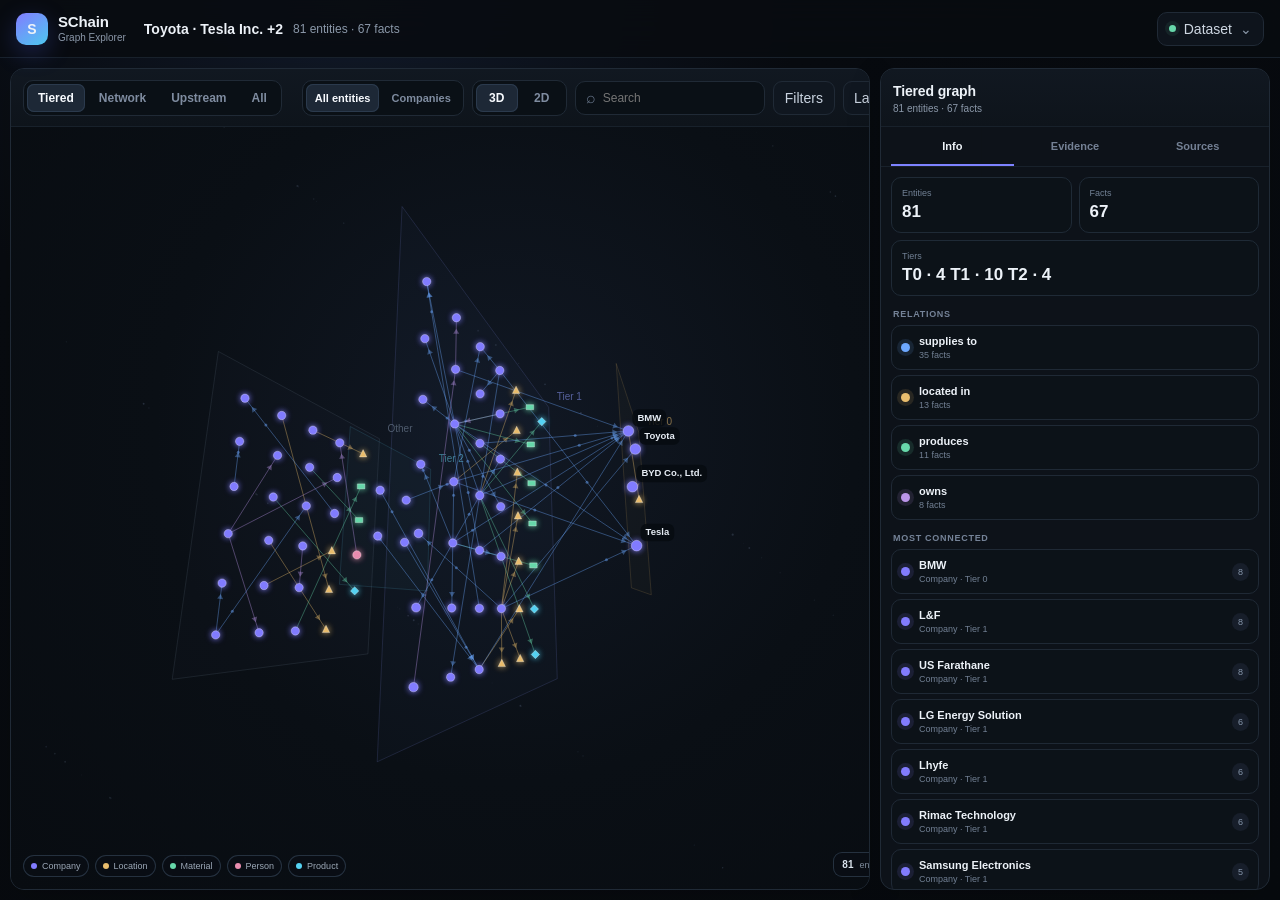
<file: demo/SChain_Graph_Explorer/index.html>
<!DOCTYPE html>
<html lang="en">
<head>
  <meta charset="UTF-8" />
  <meta name="viewport" content="width=device-width, initial-scale=1.0" />
  <meta name="color-scheme" content="dark" />
  <title>SChain Graph Explorer</title>
  <meta name="description" content="Interactive evidence-first supply-chain graph explorer." />
  <link rel="stylesheet" href="../../visualization/assets/css/styles.css" />
</head>
<body data-mode="demo">
  <div class="app-shell">
    <header class="topbar">
      <button class="brand" id="brandBtn" aria-label="Reset explorer">
        <span class="brand-mark">S</span>
        <span class="brand-copy"><strong>SChain</strong><small>Graph Explorer</small></span>
      </button>

      <div class="top-context">
        <span id="datasetTitle" class="dataset-title">Supply chain graph</span>
        <span id="datasetMeta" class="dataset-meta"></span>
      </div>

      <div class="top-actions">
        <details class="dataset-menu" id="datasetMenu">
          <summary class="dataset-trigger"><span class="dataset-dot"></span><span>Dataset</span><span class="chevron">⌄</span></summary>
          <div class="menu-popover dataset-popover">
            <select id="datasetSelect" class="field" aria-label="Dataset"></select>
            <div class="menu-separator"></div>
            <button id="openJsonBtn" class="menu-item">Open JSON</button>
            <button id="downloadJsonBtn" class="menu-item">Export JSON</button>
            <input id="jsonInput" type="file" accept=".json,application/json" multiple hidden />
          </div>
        </details>
      </div>
    </header>

    <main class="workspace">
      <section class="graph-panel">
        <header class="graph-toolbar">
          <div class="toolbar-cluster view-cluster">
            <div class="segmented view-mode" id="viewMode" aria-label="Graph mode">
              <button class="active" data-view="tiered">Tiered</button>
              <button data-view="network">Network</button>
              <button data-view="supply">Upstream</button>
              <button data-view="global">All</button>
            </div>
            <select id="focalCompany" class="compact-select focal-select" aria-label="Upstream focal company"></select>
          </div>

          <div class="toolbar-spacer"></div>

          <div class="toolbar-cluster">
            <div class="segmented entity-scope-mode" id="entityScopeMode" aria-label="Entity scope">
              <button class="active" data-entity-scope="all">All entities</button>
              <button data-entity-scope="companies">Companies</button>
            </div>
            <div class="segmented dimension-mode" id="dimensionMode" aria-label="Dimension">
              <button class="active" data-dimension="3d">3D</button>
              <button data-dimension="2d">2D</button>
            </div>
            <div class="search-box">
              <span class="search-icon">⌕</span>
              <input id="entitySearch" type="search" placeholder="Search" autocomplete="off" />
              <div id="searchResults" class="search-results"></div>
            </div>
            <div class="popover-wrap">
              <button id="filterBtn" class="tool-btn">Filters</button>
              <div id="filterPopover" class="filter-popover" hidden>
                <div class="filter-group">
                  <div class="filter-head"><span>Relation</span><button id="relationAll" class="mini-action">All</button></div>
                  <div id="relationFilters" class="filter-list"></div>
                </div>
                <div class="filter-group">
                  <div class="filter-head"><span>Tier</span><button id="tierAll" class="mini-action">All</button></div>
                  <div id="tierFilters" class="filter-list compact"></div>
                </div>
              </div>
            </div>
            <label class="toggle-btn"><input id="labelsToggle" type="checkbox"><span>Labels</span></label>
            <button id="fitBtn" class="tool-btn icon-only" title="Fit graph">⌗</button>
          </div>
        </header>

        <div id="focusBar" class="focus-bar" hidden>
          <button id="exitFocusBtn" class="back-btn" type="button" title="Return to the full graph">← Defocus</button>
          <div class="focus-copy">
            <strong id="focusTitle">Focused graph</strong>
            <span id="focusMeta"></span>
          </div>
          <div class="focus-spacer"></div>
          <label class="context-toggle"><input id="contextToggle" type="checkbox"><span>Context</span></label>
        </div>

        <div id="selectionBar" class="selection-bar" hidden>
          <div id="selectionChips" class="selection-chips"></div>
          <div class="selection-spacer"></div>
          <button id="clearSelectionBtn" class="selection-clear">Clear</button>
          <button id="openDetailsBtn" class="primary-btn">Details</button>
        </div>

        <div id="graphStage" class="graph-stage">
          <canvas id="graphCanvas"></canvas>
          <div id="graphLegend" class="graph-legend"></div>
          <div class="graph-counts"><strong id="visibleNodeCount">0</strong><span>entities</span><i></i><strong id="visibleEdgeCount">0</strong><span>facts</span></div>
          <div id="graphEmptyState" class="empty-state" hidden><strong>No results</strong></div>
          <div id="dropOverlay" class="drop-overlay"><strong>Drop JSON</strong></div>
        </div>
      </section>

      <aside class="side-panel">
        <header class="side-head">
          <div class="side-title-wrap">
            <h2 id="sideTitle">Explorer</h2>
            <span id="sideMeta"></span>
          </div>
          <div id="panelScopeToggle" class="segmented tiny" hidden>
            <button class="active" data-panel-scope="visible">Visible</button>
            <button data-panel-scope="selected">Selected</button>
          </div>
        </header>

        <nav class="side-tabs" id="sideTabs">
          <button class="active" data-side-tab="info">Info</button>
          <button data-side-tab="evidence">Evidence</button>
          <button data-side-tab="sources">Sources</button>
        </nav>

        <div id="sideTools" class="side-tools" hidden>
          <div class="panel-search">
            <span>⌕</span>
            <input id="panelSearch" type="search" placeholder="Filter" autocomplete="off" />
          </div>
          <div class="panel-filter-wrap">
            <button id="panelFilterBtn" class="panel-filter-btn">Filter</button>
            <div id="panelFilterPopover" class="panel-filter-popover" hidden>
              <label><span>Relation</span><select id="panelRelationFilter"></select></label>
              <label><span>Source</span><select id="panelContentFilter"><option value="all">All</option><option value="full_text">Full text</option><option value="title_snippet">Title / snippet</option></select></label>
              <label><span>Score</span><select id="panelScoreFilter"><option value="0">All</option><option value="60">60+</option><option value="75">75+</option></select></label>
            </div>
          </div>
        </div>

        <div id="sideContent" class="side-content"></div>
      </aside>
    </main>
  </div>

  <div id="evidenceModal" class="source-modal" hidden>
    <div class="source-modal-backdrop" data-modal-close></div>
    <section class="source-modal-dialog" role="dialog" aria-modal="true" aria-labelledby="modalTitle">
      <header class="source-modal-head">
        <div class="source-modal-title-wrap">
          <span id="modalDomain" class="source-domain"></span>
          <h3 id="modalTitle">Evidence source</h3>
        </div>
        <div class="source-modal-actions">
          <button id="modalCloseBtn" class="modal-close" aria-label="Close">×</button>
        </div>
      </header>
      <div class="source-modal-quote" id="modalQuote"></div>
      <div class="source-content-wrap">
        <div id="evidenceContent" class="evidence-content-view">
          <div class="content-loading">Loading source context…</div>
        </div>
      </div>
    </section>
  </div>

  <script src="assets/js/demo-data.js"></script>
  <script src="../../visualization/assets/js/explorer.js"></script>
</body>
</html>
</file>
<file: visualization/assets/css/styles.css>
:root {
  --bg: #080b10;
  --panel: #0f141b;
  --panel-2: #121922;
  --panel-3: #0b1016;
  --line: #202a36;
  --line-soft: #18212b;
  --text: #edf2f8;
  --muted: #8b98a9;
  --muted-2: #647184;
  --accent: #7f7bff;
  --accent-2: #5fcdf0;
  --good: #67d7aa;
  --shadow: 0 18px 55px rgba(0,0,0,.28);
  --r: 14px;
  --r-sm: 10px;
}

* {
  box-sizing: border-box;
}

[hidden] {
  display: none !important;
}

html, body {
  height: 100%;
}

body {
  margin: 0;
  background: radial-gradient(circle at 28% 0%,#111928 0,#080b10 34%,#070a0e 100%);
  color: var(--text);
  font-family: Inter,ui-sans-serif,-apple-system,BlinkMacSystemFont,"Segoe UI",Roboto,Arial,sans-serif;
  font-size: 14px;
  overflow: hidden;
}

button,input,select {
  font: inherit;
}

.app-shell {
  height: 100%;
  display: grid;
  grid-template-rows: 58px 1fr;
  min-height: 0;
}

.topbar {
  display: flex;
  align-items: center;
  gap: 18px;
  padding: 0 16px;
  border-bottom: 1px solid var(--line-soft);
  background: rgba(8,12,17,.88);
  backdrop-filter: blur(16px);
  z-index: 20;
}

.brand {
  display: flex;
  align-items: center;
  gap: 10px;
  border: 0;
  background: transparent;
  color: var(--text);
  cursor: pointer;
  padding: 0;
}

.brand-mark {
  width: 32px;
  height: 32px;
  border-radius: 10px;
  display: grid;
  place-items: center;
  font-weight: 800;
  background: linear-gradient(145deg,#827cff,#4dc8ef);
  box-shadow: 0 8px 24px rgba(83,105,255,.25);
}

.brand-copy {
  display: flex;
  flex-direction: column;
  align-items: flex-start;
  line-height: 1.04;
}

.brand-copy strong {
  font-size: 15px;
  letter-spacing: -.01em;
}

.brand-copy small {
  font-size: 10px;
  color: var(--muted);
  margin-top: 4px;
}

.top-context {
  min-width: 0;
  display: flex;
  align-items: center;
  gap: 10px;
}

.dataset-title {
  font-weight: 650;
  white-space: nowrap;
  overflow: hidden;
  text-overflow: ellipsis;
  max-width: 360px;
}

.dataset-meta {
  color: var(--muted);
  font-size: 12px;
}

.top-actions {
  margin-left: auto;
}

.dataset-menu {
  position: relative;
}

.dataset-menu>summary {
  list-style: none;
}

.dataset-menu>summary::-webkit-details-marker {
  display: none;
}

.dataset-trigger {
  display: flex;
  align-items: center;
  gap: 8px;
  min-height: 34px;
  padding: 0 11px;
  border: 1px solid var(--line);
  border-radius: 10px;
  color: #cdd6e1;
  background: #0e141c;
  cursor: pointer;
}

.dataset-dot {
  width: 7px;
  height: 7px;
  border-radius: 50%;
  background: var(--good);
  box-shadow: 0 0 0 4px rgba(103,215,170,.08);
}

.chevron {
  color: var(--muted);
}

.menu-popover {
  position: absolute;
  right: 0;
  top: 42px;
  min-width: 245px;
  background: #111822;
  border: 1px solid #273342;
  border-radius: 12px;
  box-shadow: var(--shadow);
  padding: 9px;
  z-index: 60;
}

.menu-separator {
  height: 1px;
  background: var(--line);
  margin: 8px 0;
}

.menu-item {
  width: 100%;
  border: 0;
  background: transparent;
  color: #cbd5e1;
  text-align: left;
  padding: 9px 10px;
  border-radius: 8px;
  cursor: pointer;
}

.menu-item:hover {
  background: #182231;
  color: #fff;
}

.field,.compact-select {
  border: 1px solid var(--line);
  background: #0c1219;
  color: #dce5ef;
  border-radius: 9px;
  outline: none;
}

.field {
  width: 100%;
  padding: 9px;
}

.compact-select {
  height: 34px;
  padding: 0 28px 0 10px;
  max-width: 210px;
}

.compact-select:focus,.field:focus,input:focus {
  border-color: #445573;
  box-shadow: 0 0 0 3px rgba(103,139,255,.09);
}

.workspace {
  min-height: 0;
  display: grid;
  grid-template-columns: minmax(0,1fr) 390px;
  gap: 10px;
  padding: 10px;
}

.graph-panel,.side-panel {
  min-height: 0;
  border: 1px solid var(--line);
  background: rgba(14,19,26,.96);
  border-radius: var(--r);
  overflow: hidden;
  box-shadow: 0 10px 35px rgba(0,0,0,.16);
}

.graph-panel {
  display: grid;
  grid-template-rows: auto auto auto minmax(0, 1fr);
}

.side-panel {
  display: grid;
  grid-template-rows: auto auto auto minmax(0, 1fr);
}

.graph-toolbar {
  min-height: 58px;
  padding: 10px 12px;
  display: flex;
  align-items: center;
  gap: 10px;
  border-bottom: 1px solid var(--line-soft);
  background: linear-gradient(180deg,#111821,#0e141b);
}

.toolbar-cluster {
  display: flex;
  align-items: center;
  gap: 8px;
  min-width: 0;
}

.toolbar-spacer,.selection-spacer,.focus-spacer {
  flex: 1;
}

.segmented {
  display: flex;
  align-items: center;
  gap: 3px;
  padding: 3px;
  border: 1px solid var(--line);
  border-radius: 10px;
  background: #0a1016;
}

.segmented button {
  border: 0;
  background: transparent;
  color: #7f8ca0;
  min-height: 28px;
  padding: 0 11px;
  border-radius: 7px;
  font-size: 12px;
  font-weight: 650;
  cursor: pointer;
  white-space: nowrap;
}

.segmented button:hover {
  color: #cbd5e1;
}

.segmented button.active {
  color: #f8fbff;
  background: #1d2836;
  box-shadow: inset 0 0 0 1px #2b3a4d;
}

.segmented.tiny button {
  min-height: 24px;
  padding: 0 8px;
  font-size: 10px;
}

.dimension-mode button {
  min-width: 42px;
}

.focal-select {
  display: none;
}

.view-cluster.upstream .focal-select {
  display: block;
}

.search-box {
  position: relative;
  display: flex;
  align-items: center;
  width: 190px;
  height: 34px;
  border: 1px solid var(--line);
  border-radius: 10px;
  background: #0a1016;
}

.search-icon {
  margin-left: 10px;
  color: #67758a;
  font-size: 16px;
}

.search-box input {
  min-width: 0;
  flex: 1;
  border: 0;
  outline: none;
  background: transparent;
  color: #e8edf4;
  padding: 0 9px 0 7px;
  font-size: 12px;
}

.search-results {
  position: absolute;
  top: 39px;
  left: 0;
  right: 0;
  display: none;
  max-height: 320px;
  overflow: auto;
  background: #111923;
  border: 1px solid #293747;
  border-radius: 11px;
  box-shadow: var(--shadow);
  z-index: 80;
  padding: 5px;
}

.search-results.open {
  display: block;
}

.search-row {
  display: flex;
  justify-content: space-between;
  gap: 10px;
  padding: 9px;
  border-radius: 8px;
  cursor: pointer;
}

.search-row:hover {
  background: #182332;
}

.search-row b {
  font-size: 12px;
  font-weight: 650;
}

.search-row span {
  color: var(--muted);
  font-size: 10px;
  white-space: nowrap;
}

.tool-btn,.toggle-btn,.back-btn,.selection-clear,.primary-btn,.panel-filter-btn,.modal-action,.modal-close {
  border: 1px solid var(--line);
  background: #101720;
  color: #c9d3df;
  border-radius: 9px;
  cursor: pointer;
}

.tool-btn {
  height: 34px;
  padding: 0 11px;
}

.tool-btn:hover,.toggle-btn:hover,.panel-filter-btn:hover {
  border-color: #34465c;
  background: #151e29;
  color: #fff;
}

.icon-only {
  width: 36px;
  padding: 0;
  font-size: 17px;
}

.toggle-btn {
  height: 34px;
  display: flex;
  align-items: center;
  padding: 0 10px;
  gap: 7px;
}

.toggle-btn input {
  display: none;
}

.toggle-btn:has(input:checked) {
  background: #1a2532;
  color: #fff;
  border-color: #33465c;
}

.popover-wrap {
  position: relative;
}

.filter-popover {
  position: absolute;
  right: 0;
  top: 40px;
  width: 300px;
  max-height: 560px;
  overflow: auto;
  background: #111923;
  border: 1px solid #293747;
  border-radius: 12px;
  box-shadow: var(--shadow);
  z-index: 90;
  padding: 10px;
}

.filter-group+.filter-group {
  margin-top: 11px;
  padding-top: 11px;
  border-top: 1px solid var(--line-soft);
}

.filter-head {
  display: flex;
  justify-content: space-between;
  align-items: center;
  margin-bottom: 7px;
  color: #96a4b5;
  font-size: 11px;
  font-weight: 650;
}

.mini-action {
  border: 0;
  background: transparent;
  color: #7ea3ff;
  cursor: pointer;
  font-size: 10px;
}

.filter-list {
  display: grid;
  grid-template-columns: 1fr 1fr;
  gap: 5px;
}

.filter-list.compact {
  grid-template-columns: repeat(3,1fr);
}

.filter-item {
  border: 1px solid #202b38;
  background: #0d131a;
  color: #8795a8;
  border-radius: 8px;
  min-height: 30px;
  display: flex;
  justify-content: space-between;
  align-items: center;
  gap: 8px;
  padding: 0 8px;
  cursor: pointer;
  font-size: 10px;
}

.filter-item.active {
  background: #182230;
  color: #dfe6ee;
  border-color: #314155;
}

.filter-label {
  display: flex;
  align-items: center;
  gap: 6px;
  overflow: hidden;
}

.swatch {
  width: 7px;
  height: 7px;
  border-radius: 50%;
  background: var(--c);
}

.relation-swatch {
  width: 12px;
  height: 2px;
  border-radius: 3px;
  background: var(--c);
}

.filter-count {
  font-size: 9px;
  color: #6e7b8d;
}

.focus-bar,.selection-bar {
  min-height: 44px;
  display: flex;
  align-items: center;
  gap: 9px;
  padding: 7px 10px;
  border-bottom: 1px solid var(--line-soft);
  background: #0d141d;
}

.focus-bar {
  background: linear-gradient(90deg,rgba(98,119,255,.12),rgba(11,17,24,.98) 48%);
}

.back-btn {
  height: 30px;
  width: auto;
  padding: 0 10px;
  font-size: 11px;
  font-weight: 700;
  white-space: nowrap;
}

.focus-copy {
  display: flex;
  align-items: baseline;
  gap: 9px;
}

.focus-copy strong {
  font-size: 12px;
}

.focus-copy span {
  color: var(--muted);
  font-size: 10px;
}

.context-toggle {
  height: 30px;
  display: flex;
  align-items: center;
  gap: 7px;
  color: #a8b4c4;
  font-size: 11px;
  cursor: pointer;
}

.context-toggle input {
  accent-color: #767aff;
}

.selection-bar {
  background: #111a24;
}

.selection-chips {
  display: flex;
  align-items: center;
  gap: 6px;
  min-width: 0;
  overflow: hidden;
}

.selection-chip {
  max-width: 170px;
  white-space: nowrap;
  overflow: hidden;
  text-overflow: ellipsis;
  padding: 5px 8px;
  border: 1px solid #2a3849;
  border-radius: 999px;
  background: #151f2b;
  color: #cdd6e0;
  font-size: 10px;
}

.selection-chip.edge {
  border-style: dashed;
}

.selection-clear {
  height: 30px;
  padding: 0 10px;
}

.primary-btn {
  height: 30px;
  padding: 0 13px;
  border-color: #5f67d5;
  background: linear-gradient(180deg,#7475f6,#5e61d2);
  color: #fff;
  font-weight: 700;
}

.primary-btn:hover {
  filter: brightness(1.07);
}

.graph-stage {
  grid-row: 4;
  position: relative;
  min-height: 0;
  background: radial-gradient(circle at 52% 40%,#111824 0,#0a0f15 52%,#080c11 100%);
  overflow: hidden;
}

.graph-stage canvas {
  position: absolute;
  inset: 0;
  z-index: 2;
  width: 100%;
  height: 100%;
  display: block;
  cursor: grab;
  touch-action: none;
  user-select: none;
  -webkit-user-select: none;
  pointer-events: auto;
}

.graph-stage canvas.dragging {
  cursor: grabbing;
}

.graph-legend {
  position: absolute;
  z-index: 3;
  left: 12px;
  bottom: 12px;
  display: flex;
  flex-wrap: wrap;
  gap: 6px;
  max-width: 70%;
  pointer-events: none;
}

.legend-item {
  display: inline-flex;
  align-items: center;
  gap: 5px;
  padding: 5px 7px;
  border: 1px solid rgba(41,54,69,.9);
  border-radius: 999px;
  background: rgba(10,15,21,.72);
  backdrop-filter: blur(8px);
  color: #9ca8b7;
  font-size: 9px;
}

.legend-item i {
  width: 6px;
  height: 6px;
  border-radius: 50%;
  background: var(--c);
}

.graph-counts {
  position: absolute;
  z-index: 3;
  right: 12px;
  bottom: 12px;
  pointer-events: none;
  display: flex;
  align-items: center;
  gap: 6px;
  padding: 6px 8px;
  border: 1px solid rgba(41,54,69,.9);
  border-radius: 9px;
  background: rgba(10,15,21,.72);
  backdrop-filter: blur(8px);
  color: #7f8b9c;
  font-size: 9px;
}

.graph-counts strong {
  color: #d9e2ec;
  font-size: 10px;
}

.graph-counts i {
  width: 1px;
  height: 11px;
  background: #2a3542;
  margin: 0 2px;
}

.empty-state {
  position: absolute;
  z-index: 1;
  inset: 0;
  display: grid;
  place-items: center;
  pointer-events: none;
  color: #6e7d90;
}

.drop-overlay {
  position: absolute;
  inset: 10px;
  pointer-events: none;
  border: 1px dashed #52617a;
  border-radius: 12px;
  background: rgba(12,18,25,.84);
  display: none;
  place-items: center;
  color: #cbd5e1;
  z-index: 100;
}

.drop-overlay.show {
  display: grid;
}

.side-head {
  min-height: 58px;
  padding: 11px 12px 9px;
  display: flex;
  align-items: center;
  justify-content: space-between;
  gap: 10px;
  border-bottom: 1px solid var(--line-soft);
  background: linear-gradient(180deg,#111821,#0e141b);
}

.side-title-wrap {
  min-width: 0;
}

.side-title-wrap h2 {
  margin: 0;
  font-size: 14px;
  letter-spacing: -.01em;
}

.side-title-wrap span {
  display: block;
  margin-top: 4px;
  color: var(--muted);
  font-size: 10px;
  white-space: nowrap;
  overflow: hidden;
  text-overflow: ellipsis;
  max-width: 220px;
}

.side-tabs {
  display: grid;
  grid-template-columns: repeat(3,1fr);
  gap: 0;
  border-bottom: 1px solid var(--line-soft);
  padding: 0 10px;
}

.side-tabs button {
  height: 39px;
  border: 0;
  border-bottom: 2px solid transparent;
  background: transparent;
  color: #748195;
  font-size: 11px;
  font-weight: 650;
  cursor: pointer;
}

.side-tabs button.active {
  color: #eef3f8;
  border-bottom-color: #7d82ff;
}

.side-tools {
  display: flex;
  gap: 7px;
  padding: 8px 10px;
  border-bottom: 1px solid var(--line-soft);
  position: relative;
}

.panel-search {
  display: flex;
  align-items: center;
  flex: 1;
  min-width: 0;
  height: 32px;
  border: 1px solid var(--line);
  border-radius: 9px;
  background: #0a1016;
  color: #67758a;
}

.panel-search span {
  padding-left: 9px;
}

.panel-search input {
  min-width: 0;
  flex: 1;
  border: 0;
  background: transparent;
  outline: none;
  color: #dce4ee;
  padding: 0 8px;
  font-size: 11px;
}

.panel-filter-wrap {
  position: relative;
}

.panel-filter-btn {
  height: 32px;
  padding: 0 10px;
}

.panel-filter-popover {
  position: absolute;
  right: 0;
  top: 38px;
  width: 220px;
  padding: 9px;
  border: 1px solid #293747;
  border-radius: 11px;
  background: #111923;
  box-shadow: var(--shadow);
  z-index: 80;
}

.panel-filter-popover label {
  display: grid;
  grid-template-columns: 62px 1fr;
  align-items: center;
  gap: 7px;
  color: #8491a3;
  font-size: 10px;
}

.panel-filter-popover label+label {
  margin-top: 7px;
}

.panel-filter-popover select {
  height: 30px;
  border: 1px solid var(--line);
  background: #0b1118;
  color: #dce5ef;
  border-radius: 8px;
  padding: 0 7px;
  font-size: 10px;
}

.side-content {
  grid-row: 4;
  min-height: 0;
  overflow: auto;
  padding: 10px;
  scrollbar-width: thin;
  scrollbar-color: #2b3644 transparent;
}

.side-empty {
  height: 100%;
  display: grid;
  place-items: center;
  color: #5e6b7d;
  font-size: 11px;
}

.summary-grid {
  display: grid;
  grid-template-columns: 1fr 1fr;
  gap: 7px;
}

.summary-card {
  padding: 10px;
  border: 1px solid #1f2a36;
  border-radius: 10px;
  background: #0c1218;
}

.summary-card span {
  display: block;
  color: #718094;
  font-size: 9px;
}

.summary-card strong {
  display: block;
  margin-top: 4px;
  font-size: 17px;
  font-weight: 720;
}

.summary-card.wide {
  grid-column: 1/-1;
}

.mini-section {
  margin-top: 13px;
}

.mini-title {
  display: flex;
  align-items: center;
  justify-content: space-between;
  margin: 0 2px 6px;
  color: #758398;
  font-size: 9px;
  font-weight: 700;
  text-transform: uppercase;
  letter-spacing: .08em;
}

.row-list {
  display: flex;
  flex-direction: column;
  gap: 5px;
}

.entity-row,.fact-row,.source-row,.selected-row {
  border: 1px solid #1f2935;
  border-radius: 10px;
  background: #0c1218;
  padding: 9px;
}

.entity-row,.selected-row {
  display: flex;
  align-items: center;
  gap: 9px;
}

.entity-dot {
  width: 9px;
  height: 9px;
  border-radius: 50%;
  background: var(--c);
  box-shadow: 0 0 0 4px color-mix(in srgb,var(--c) 12%,transparent);
}

.row-main {
  min-width: 0;
  flex: 1;
}

.row-main b {
  display: block;
  font-size: 11px;
  font-weight: 650;
  white-space: nowrap;
  overflow: hidden;
  text-overflow: ellipsis;
}

.row-main span {
  display: block;
  color: #728094;
  font-size: 9px;
  margin-top: 3px;
}

.tier-badge,.relation-pill,.score-badge,.source-pill {
  display: inline-flex;
  align-items: center;
  border-radius: 999px;
  white-space: nowrap;
}

.tier-badge {
  padding: 4px 6px;
  background: #171e2a;
  color: #8797ac;
  font-size: 9px;
}

.relation-pill {
  padding: 4px 7px;
  color: #dfe6ee;
  background: color-mix(in srgb,var(--c) 15%,#111821);
  border: 1px solid color-mix(in srgb,var(--c) 34%,#222c38);
  font-size: 9px;
}

.fact-row {
  cursor: pointer;
}

.fact-row:hover,.source-row:hover {
  border-color: #314154;
  background: #101822;
}

.fact-line {
  display: flex;
  align-items: center;
  gap: 5px;
  min-width: 0;
}

.fact-line b {
  min-width: 0;
  max-width: 110px;
  overflow: hidden;
  text-overflow: ellipsis;
  white-space: nowrap;
  font-size: 10px;
}

.arrow {
  color: #516073;
}

.fact-meta {
  display: flex;
  gap: 7px;
  margin-top: 6px;
  color: #68768a;
  font-size: 9px;
}

.evidence-card {
  border: 1px solid #1f2b38;
  border-radius: 11px;
  background: #0b1117;
  padding: 10px;
  cursor: pointer;
  transition: .16s ease;
}

.evidence-card:hover {
  border-color: #394b61;
  background: #101820;
  transform: translateY(-1px);
}

.evidence-card+.evidence-card {
  margin-top: 7px;
}

.evidence-quote {
  font-size: 11px;
  line-height: 1.52;
  color: #c8d2dd;
}

.evidence-meta {
  margin-top: 8px;
  display: flex;
  align-items: center;
  gap: 6px;
  flex-wrap: wrap;
  color: #67758a;
  font-size: 9px;
}

.score-badge {
  padding: 3px 6px;
  background: #141d27;
  color: #a9b8c9;
}

.source-pill {
  padding: 3px 6px;
  border: 1px solid #263341;
  color: #8d9bad;
}

.source-row {
  cursor: pointer;
}

.source-row b {
  display: block;
  font-size: 11px;
  line-height: 1.35;
}

.source-row span {
  display: block;
  color: #758296;
  font-size: 9px;
  margin-top: 5px;
}

.source-row .source-domain {
  color: #9aa8b9;
}

.selected-group+.selected-group {
  margin-top: 10px;
}

.source-modal[hidden] {
  display: none;
}

.source-modal {
  position: fixed;
  inset: 0;
  z-index: 300;
  display: grid;
  place-items: center;
  padding: 24px;
}

.source-modal-backdrop {
  position: absolute;
  inset: 0;
  background: rgba(3,6,9,.78);
  backdrop-filter: blur(7px);
}

.source-modal-dialog {
  position: relative;
  width: min(1180px,94vw);
  height: min(820px,90vh);
  display: grid;
  grid-template-rows: auto auto 1fr;
  border: 1px solid #2a3747;
  border-radius: 15px;
  background: #0d131a;
  box-shadow: 0 30px 90px rgba(0,0,0,.52);
  overflow: hidden;
}

.source-modal-head {
  display: flex;
  align-items: center;
  justify-content: space-between;
  gap: 14px;
  padding: 11px 13px;
  border-bottom: 1px solid var(--line);
  background: #111923;
}

.source-modal-title-wrap {
  min-width: 0;
}

.source-domain {
  display: block;
  color: #6f7f93;
  font-size: 9px;
  text-transform: uppercase;
  letter-spacing: .08em;
}

.source-modal-title-wrap h3 {
  margin: 4px 0 0;
  font-size: 13px;
  font-weight: 650;
  white-space: nowrap;
  overflow: hidden;
  text-overflow: ellipsis;
  max-width: 780px;
}

.source-modal-actions {
  display: flex;
  align-items: center;
  gap: 7px;
}

.modal-action {
  height: 31px;
  padding: 0 10px;
  display: inline-flex;
  align-items: center;
  text-decoration: none;
}

.modal-close {
  width: 31px;
  height: 31px;
  font-size: 20px;
  line-height: 1;
}

.source-modal-quote {
  padding: 8px 13px;
  border-bottom: 1px solid var(--line-soft);
  color: #95a4b6;
  font-size: 10px;
  white-space: nowrap;
  overflow: hidden;
  text-overflow: ellipsis;
  background: #0b1117;
}

.source-content-wrap {
  position: relative;
  min-height: 0;
  overflow: auto;
  background: #0a0f15;
  padding: 18px;
}

.evidence-content-view {
  max-width: 900px;
  margin: 0 auto;
  border: 1px solid #263342;
  border-radius: 14px;
  background: #0f161f;
  box-shadow: 0 12px 30px rgba(0,0,0,.18);
  overflow: hidden;
}

.content-loading,.content-error {
  padding: 36px;
  color: #7f8da1;
  text-align: center;
  font-size: 12px;
}

.content-source-head {
  padding: 18px 20px 13px;
  border-bottom: 1px solid #202c39;
  background: linear-gradient(180deg,#121b26,#0f161f);
}

.content-source-head .content-origin {
  font-size: 9px;
  text-transform: uppercase;
  letter-spacing: .1em;
  color: #687a91;
}

.content-source-head h4 {
  margin: 6px 0 0;
  font-size: 16px;
  line-height: 1.35;
  color: #eef3f8;
}

.content-source-head .content-domain {
  margin-top: 6px;
  color: #6f8094;
  font-size: 10px;
}

.content-body {
  padding: 20px;
}

.content-body p {
  margin: 0 0 16px;
  color: #cbd5df;
  font-size: 13px;
  line-height: 1.78;
}

.content-body p:last-child {
  margin-bottom: 0;
}

.content-body mark {
  background: #ffe36e;
  color: #171717;
  padding: 1px 3px;
  border-radius: 3px;
}

.content-foot {
  padding: 0 20px 18px;
  color: #65758a;
  font-size: 9px;
}

.toast-stack {
  position: fixed;
  right: 16px;
  bottom: 16px;
  display: flex;
  flex-direction: column;
  gap: 8px;
  z-index: 500;
}

.toast {
  min-width: 220px;
  max-width: 340px;
  padding: 10px 12px;
  border: 1px solid #2a3848;
  border-radius: 11px;
  background: #111923;
  box-shadow: var(--shadow);
}

.toast b {
  display: block;
  font-size: 11px;
}

.toast span {
  display: block;
  margin-top: 3px;
  color: #8694a6;
  font-size: 9px;
}

@media (max-width:1100px) {
  .workspace {
    grid-template-columns: minmax(0,1fr) 340px;
  }

  .search-box {
    width: 150px;
  }

  .segmented.view-mode button {
    padding: 0 8px;
  }

  .top-context {
    display: none;
  }
}

@media (max-width:820px) {
  body {
    overflow: auto;
  }

  .app-shell {
    height: auto;
    min-height: 100vh;
  }

  .workspace {
    grid-template-columns: 1fr;
    grid-template-rows: minmax(620px,70vh) minmax(500px,auto);
  }

  .side-panel {
    min-height: 500px;
  }

  .graph-toolbar {
    flex-wrap: wrap;
  }

  .toolbar-spacer {
    display: none;
  }

  .toolbar-cluster {
    flex-wrap: wrap;
  }

  .graph-stage {
    min-height: 520px;
  }

  .brand-copy small {
    display: none;
  }
}

.entity-scope-mode button {
  font-size: 11px;
  padding: 0 9px;
}

.filter-popover {
  width: 250px;
}

@media (max-width:1180px) {
  .entity-scope-mode button {
    padding: 0 7px;
  }

  .search-box {
    width: 150px;
  }
}

.evidence-source-link {
  display: inline-flex;
  align-items: center;
  gap: 5px;
  margin-left: auto;
  color: #9db7ff;
  text-decoration: none;
  font-size: 10px;
  font-weight: 700;
  border: 1px solid #2b3a4d;
  border-radius: 8px;
  padding: 5px 8px;
  background: #101720;
}

.evidence-source-link:hover {
  color: #fff;
  border-color: #496086;
  background: #172234;
}

.evidence-meta {
  display: flex;
  align-items: center;
  gap: 7px;
  flex-wrap: wrap;
}

.source-row-link {
  display: block;
  color: inherit;
  text-decoration: none;
}

.source-row-link:hover {
  background: #151f2b;
  border-color: #34465c;
}

.source-row-link b {
  color: #eef3f8;
}
</file>
